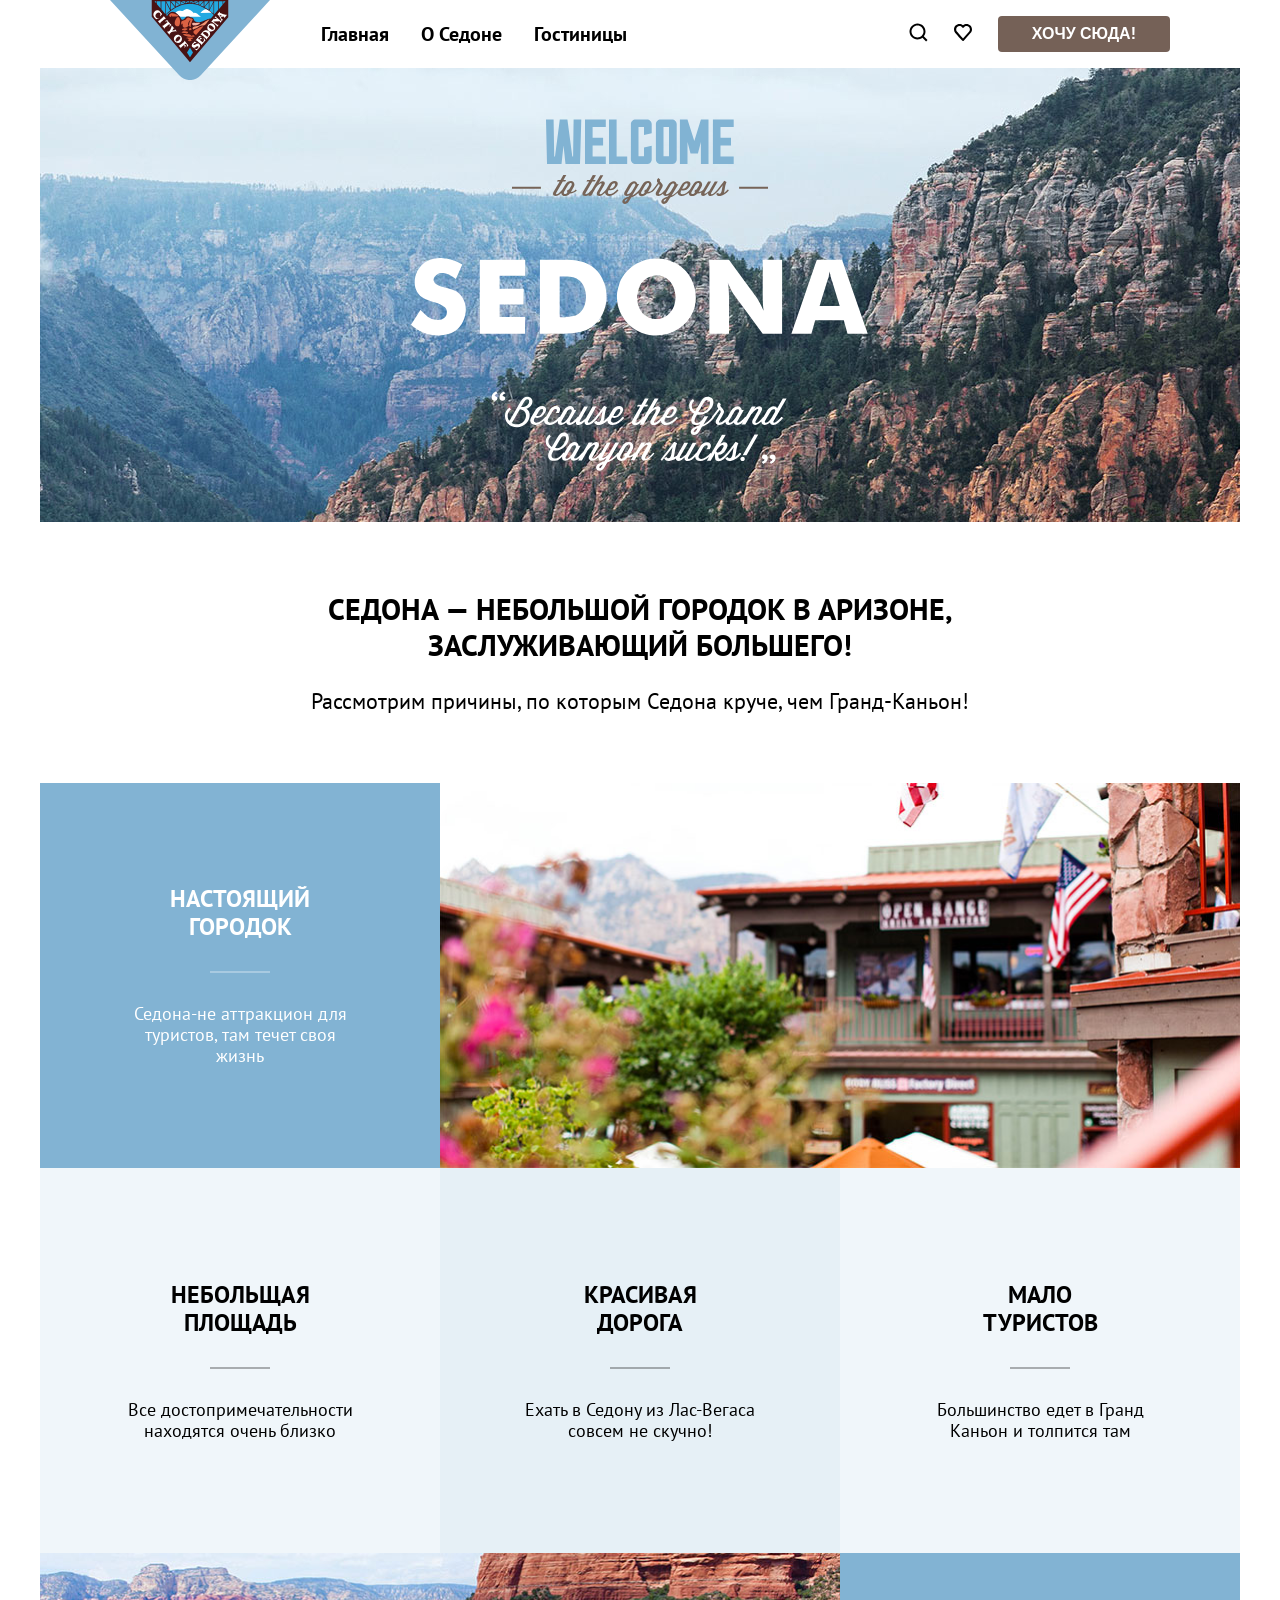
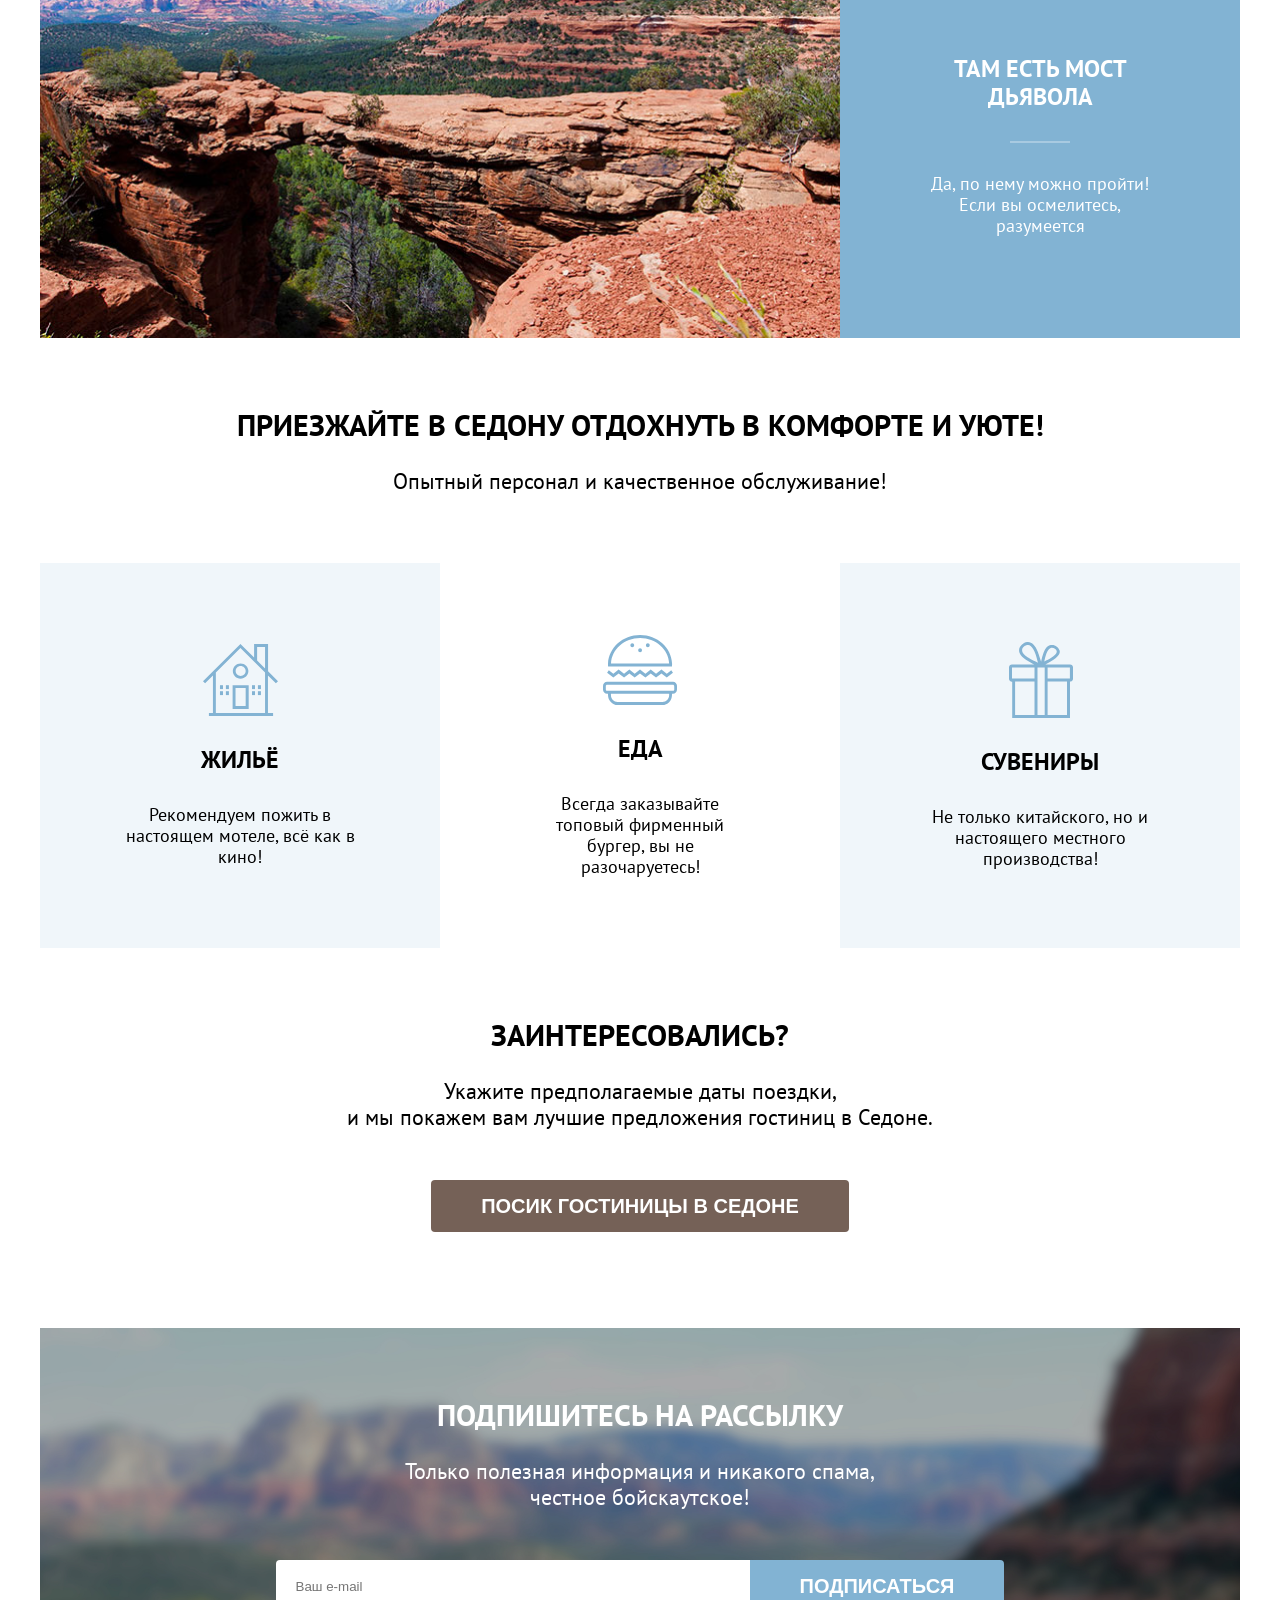
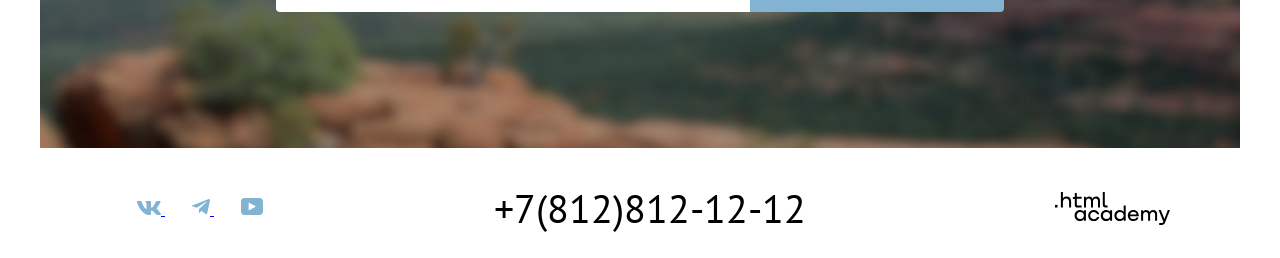
<file: index.html>
<!DOCTYPE html>
<html lang="ru">
  <head>
    <link rel="stylesheet" href="index.css">
    <meta charset="utf-8">
    <title>Седона</title>
  </head>
  <body>
  <div class="container">
    <nav class="navigation">
      <div class="header-logo-container">
      <a class="header-logo-link">
        <img class="header-logo" src="./img/logo.svg" alt="Логотип седоны">
      </a>
      </div>
          <ul class="navigation-link">
            <li><a href="index.html" class="navigation-link-more">Главная</a></li>
            <li><a href="about.html" class="navigation-link-more">О Седоне</a></li>
            <li><a href="catalog.html" class="navigation-link-more">Гостиницы</a></li>
          </ul>
          <ul class="navigation-items">
            <li><a href="#"><img src="./img/search.svg" alt="Поиск" class="navigation-items-more"></a></li>
            <li><a href="#"><img src="./img/heart.svg" alt="Избранное" class="navigation-items-more"></a></li>
            <li><button type="button" class="want-here">Хочу сюда!</button></li>
          </ul>
    </nav>
  <main class="main-inner">
    <div class="main-top-img">
      <img src="./img/welcome.svg" class="top-image" alt="welcome">
    </div>
    <section>
      <div class="section-list">
        <h2 class="slogan-position slogan-style">Седона — небольшой городок в Аризоне,<br>заслуживающий большего!</h2>
        <p class="bottom-text-style bottom-text-position bottom-text-padding-max">Рассмотрим причины, по которым Седона круче, чем Гранд-Каньон!</p>
      </div>
    </section>
  <div class="content">
    <section class="lead-top">
      <div class="card-position card-color-xl">
          <h2 class="title-position-xl title-color">Настоящий городок</h2>
          <p class="subtitle-position subtitle-color">Седона-не аттракцион для туристов, там течет своя жизнь</p>
      </div>
        <img src="./img/photo-1.png" alt="Улочка Седоны" class="img-sedona">
    </section>
    <section class="lead-middle">
      <div class="card-position card-color-sides">
        <h2 class="title-position-xl">Небольщая площадь</h2>
        <p class="subtitle-position">Все достопримечательности находятся очень близко</p>
      </div>
      <div class="card-position card-color-middle">
        <h2 class="title-position-xl">Красивая дорога</h2>
        <p class="subtitle-position">Ехать в Седону из Лас-Вегаса совсем не скучно!</p>
      </div>
      <div class="card-position card-color-sides">
        <h2 class="title-position-xl">Мало туристов</h2>
        <p class="subtitle-position"> Большинство едет в Гранд Каньон и толпится там</p>
      </div>
    </section>
    <section class="lead-bottom">
      <div class="card-position card-color-xl">
        <h2 class="title-position-xl title-color">Там есть мост дьявола</h2>
        <p class="subtitle-position subtitle-color">Да, по нему можно пройти! Если вы осмелитесь, разумеется</p>
      </div>
        <img src="./img/photo-2.png" alt="Тот самый, мост дьявола" class="img-sedona">
    </section>
  </div>
    <section>
      <div class="section-list">
        <h2 class="slogan-position slogan-style">Приезжайте в Седону отдохнуть в комфорте и уюте!</h2>
        <p class="bottom-text-style bottom-text-position bottom-text-padding-max">Опытный персонал и качественное обслуживание!</p>
      </div>
    </section>
    <section class="lead-middle">
      <div class="card-position card-color-sides">
        <img src="./img/motel.svg" alt="Мотели в Седоне" class="img-lead-middle">
        <h2 class="title-position-none-after">Жильё</h2>
        <p class="subtitle-position">Рекомендуем пожить в настоящем мотеле, всё как в кино!</p>
      </div>
      <div class="card-position">
        <img src="./img/food.svg" alt="Еда" class="img-lead-middle">
        <h2 class="title-position-none-after">Еда</h2>
        <p class="subtitle-position">Всегда заказывайте топовый фирменный бургер, вы не разочаруетесь!</p>
      </div>
      <div class="card-position card-color-sides">
        <img src="./img/souvenirs.svg" alt="Сувениры" class="img-lead-middle">
        <h2 class="title-position-none-after">Сувениры</h2>
        <p class="subtitle-position">Не только китайского, но и настоящего местного производства!</p>
      </div>
    </section>
    <section class="search-hotel">
      <div class="search-hotel-footer">
        <h2 class="slogan-position slogan-style">Заинтересовались?</h2>
        <p class="bottom-text-style bottom-text-position bottom-text-padding-min">Укажите предполагаемые даты поездки,<br> и мы покажем вам лучшие предложения гостиниц в Седоне.</p>
        <button href="#" class="button-search">Посик гостиницы в Седоне</button>
      </div>
    </section>
  </main>
  <footer>
    <section class="footer-list">
      <div class="footer-subscribe">
        <h2 class="slogan-position slogan-style slogan-color">Подпишитесь на рассылку</h2>
        <p class="bottom-text-style bottom-text-position bottom-text-padding-min bottom-text-color">Только полезная информация и никакого спама, <br> честное бойскаутское!</p>
      <div class="email-input">
        <input type="email" placeholder="Ваш e-mail" class="email">
        <button type="button" class="button-email">Подписаться</button>
      </div>
      </div>
    </section>
      <div class="footer-row">
        <img src="./img/html-logo.svg" alt="html academy" class="logo-html">
        <a href="tel:+7(812)812-12-12" class="number">+7(812)812-12-12</a>
      <div class="social-group">
        <a href="#" class="social-item">
          <svg width="24" height="14" viewBox="0 0 24 14" xmlns="http://www.w3.org/2000/svg">
          <path clip-rule="evenodd" d="M23.45 0.948C23.616 0.402 23.45 0 22.655 0H20.03C19.362 0 19.054 0.347 18.887 0.73C18.887 0.73 17.552 3.926 15.661 6.002C15.049 6.604 14.771 6.795 14.437 6.795C14.27 6.795 14.019 6.604 14.019 6.057V0.948C14.019 0.292 13.835 0 13.279 0H9.151C8.734 0 8.483 0.304 8.483 0.593C8.483 1.214 9.429 1.358 9.526 3.106V6.904C9.526 7.737 9.373 7.888 9.039 7.888C8.149 7.888 5.984 4.677 4.699 1.003C4.45 0.288 4.198 0 3.527 0H0.9C0.15 0 0 0.347 0 0.73C0 1.412 0.89 4.8 4.145 9.281C6.315 12.341 9.37 14 12.153 14C13.822 14 14.028 13.632 14.028 12.997V10.684C14.028 9.947 14.186 9.8 14.715 9.8C15.105 9.8 15.772 9.992 17.33 11.467C19.11 13.216 19.403 14 20.405 14H23.03C23.78 14 24.156 13.632 23.94 12.904C23.702 12.18 22.852 11.129 21.725 9.882C21.113 9.172 20.195 8.407 19.916 8.024C19.527 7.533 19.638 7.314 19.916 6.877C19.916 6.877 23.116 2.451 23.449 0.948H23.45Z"/>
          </svg>
        </a>
        <a href="#" class="social-item">
          <svg width="18" height="16" viewBox="0 0 18 16" xmlns="http://www.w3.org/2000/svg">
          <path d="M16.785 0.0992597L0.840489 6.24776C-0.247661 6.68481 -0.241365 7.29184 0.640845 7.56253L4.73445 8.83953L14.2058 2.8637C14.6537 2.59121 15.0629 2.7378 14.7265 3.03636L7.05283 9.96185H7.05103L7.05283 9.96275L6.77045 14.1823C7.18413 14.1823 7.36669 13.9925 7.59871 13.7686L9.58705 11.8351L13.7229 14.89C14.4855 15.31 15.0332 15.0941 15.2229 14.1841L17.9379 1.38885C18.2158 0.274623 17.5126 -0.229883 16.785 0.0992597Z"/>
          </svg>
        </a>
        <a href="#" class="social-item">
          <svg width="22" height="17" viewBox="0 0 22 17" xmlns="http://www.w3.org/2000/svg">
          <path d="M18.607 0H3.17413C1.31343 0 0 1.59375 0 3.4V13.4937C0 15.4062 1.31343 17 3.17413 17H18.8259C20.4677 17 22 15.4062 22 13.6V3.4C21.7811 1.59375 20.4677 0 18.607 0ZM7.66169 12.5375V4.4625L14.995 8.5L7.66169 12.5375Z"/>
          </svg>
        </a>
      </div>
      </div>
  </footer>
      <div class="modal-container modal-container-close">
        <div class="modal modal-auth">
          <button class="modal-close-button"></button>
          <div class="modal-content">
            <h2 class="modal-title">Поиск гостиницы в Седоне</h2>
          </div>
          <div class="date-plan">
            <p class="text-modal">Дата Заезда <input type="date" class="date-input"></p>
            <p class="text-modal">Дата Выезда <input type="date" class="date-input"></p>
          </div>
          <div class="person">
            <p class="text-person">Взрослые:</p>
            <input type="number" class="number-person">
            <p class="text-person">Дети:</p>
            <input type="number" class="number-person">
          </div>
          <div class="button-find">
            <button class="find">Найти</button>
          </div>
        </div>
      </div>
  </div>
  </body>
</html>
</file>
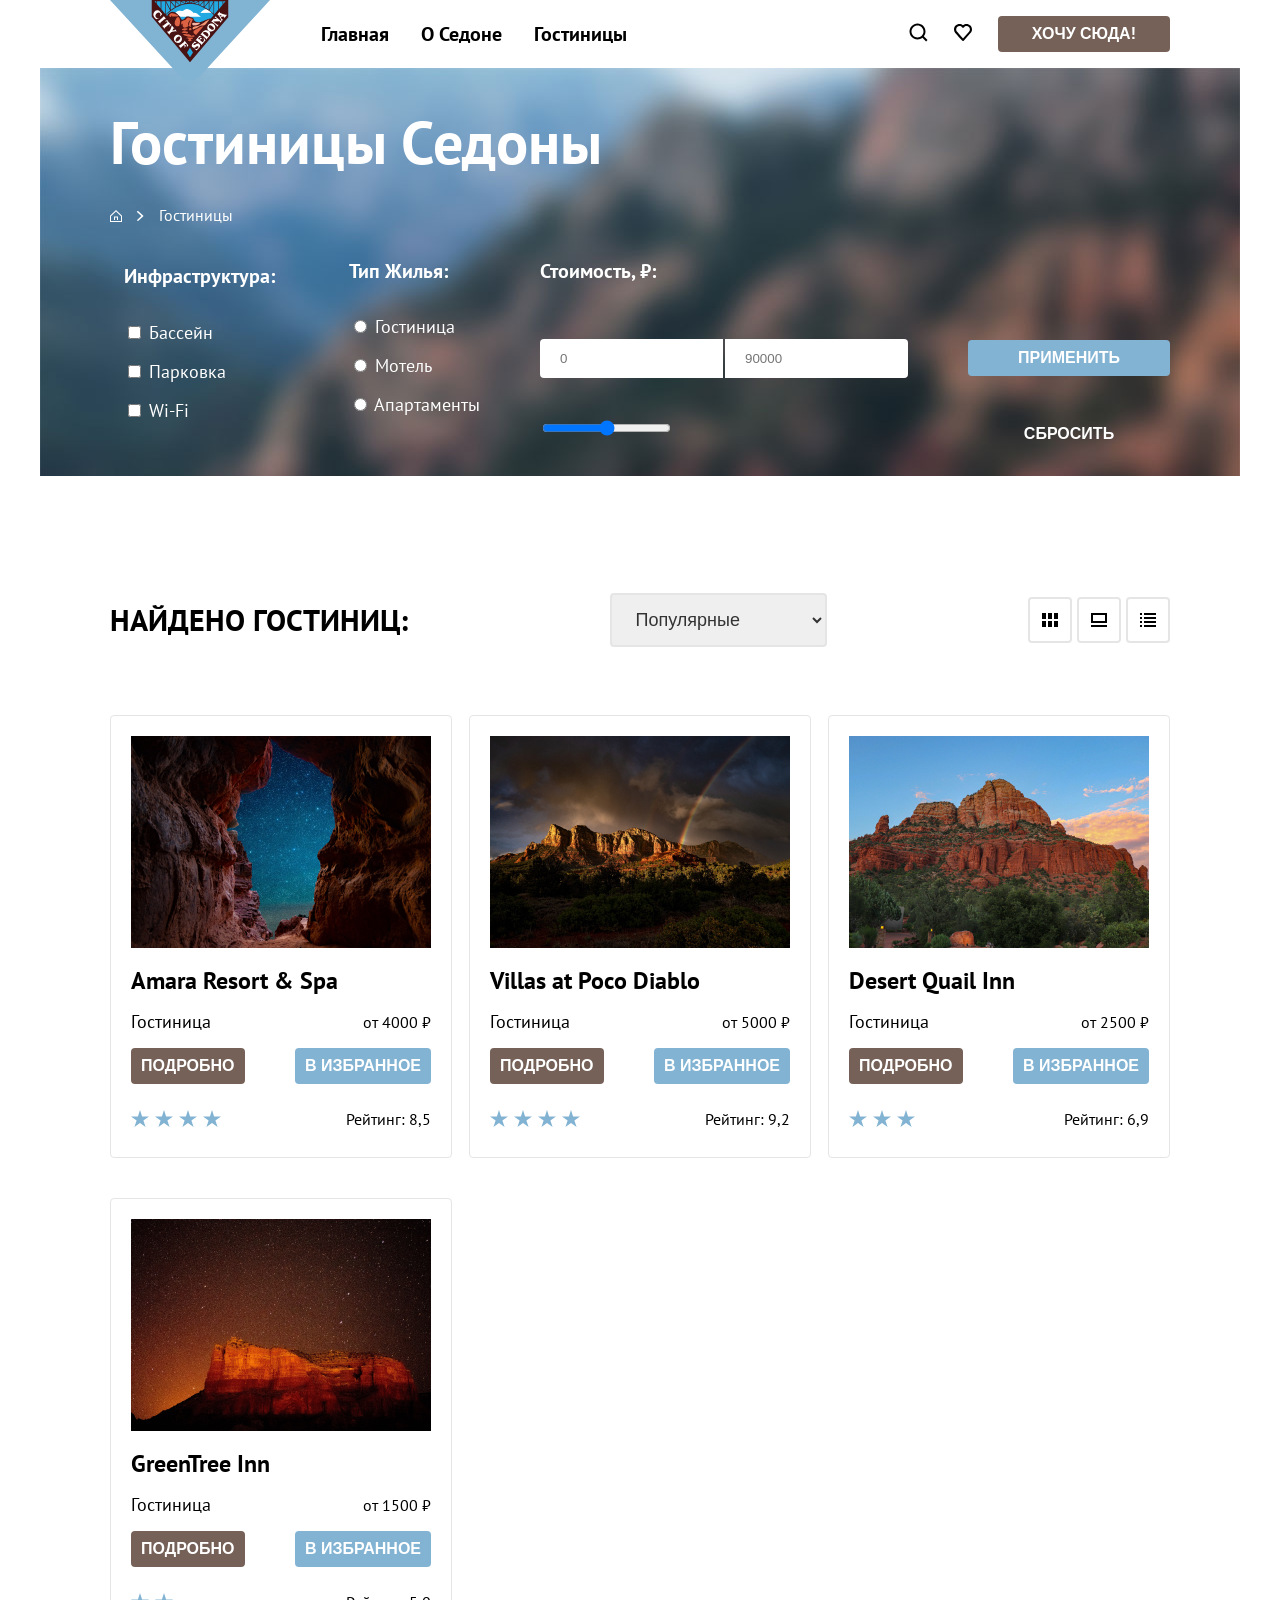
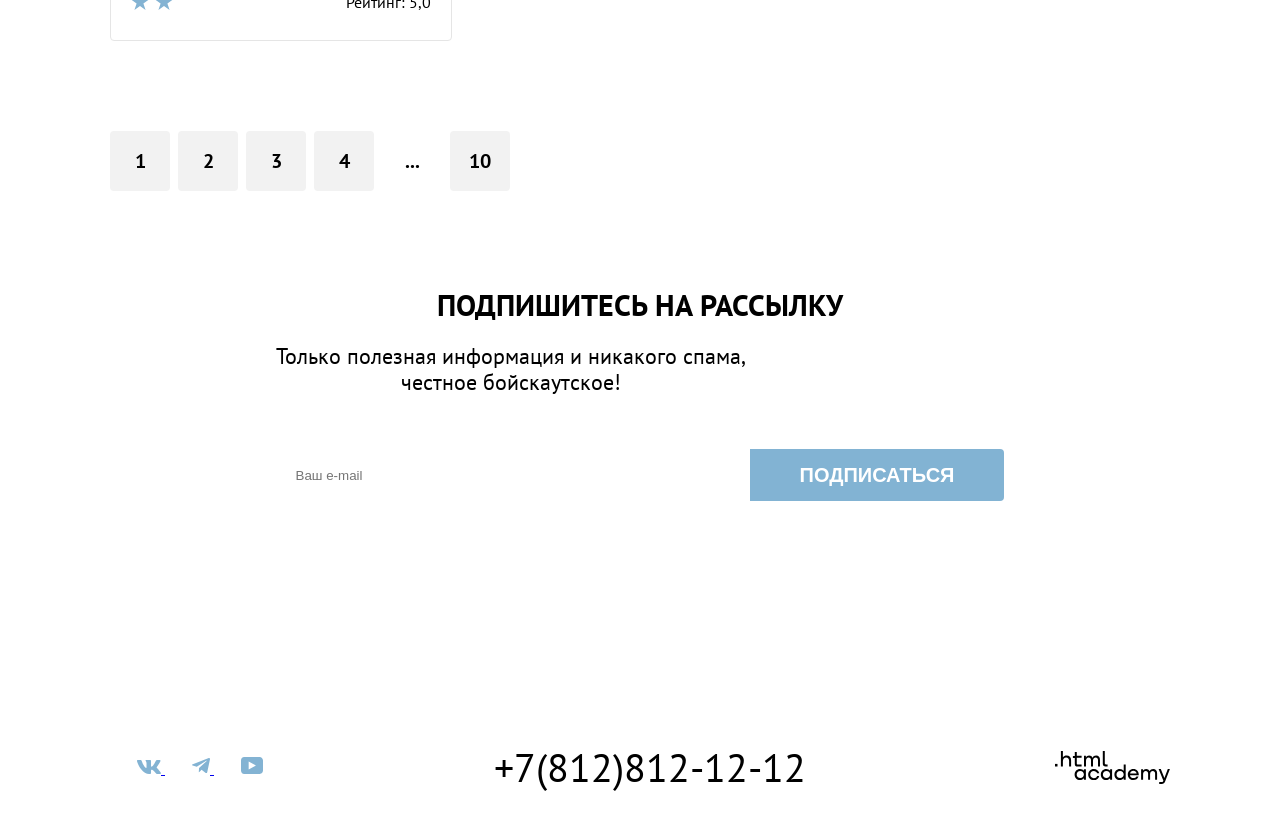
<file: catalog.html>
<!DOCTYPE html>
<html lang="ru">
  <head>
    <link rel="stylesheet" href="catalog.css">
    <meta charset="utf-8">
    <title>Седона</title>
  </head>
  <body>
  <div class="container">
    <nav class="navigation">
      <div class="header-logo-container">
      <a class="header-logo-link">
        <img class="header-logo" src="./img/logo.svg" alt="Логотип седоны">
      </a>
      </div>
          <ul class="navigation-link">
            <li><a href="index.html" class="navigation-link-more">Главная</a></li>
            <li><a href="about.html" class="navigation-link-more">О Седоне</a></li>
            <li><a href="catalog.html" class="navigation-link-more">Гостиницы</a></li>
          </ul>
          <ul class="navigation-items">
            <li><a href="#"><img src="./img/search.svg" alt="Поиск" class="navigation-items-more"></a></li>
            <li><a href="#"><img src="./img/heart.svg" alt="Избранное" class="navigation-items-more"></a></li>
            <li><button type="button" class="want-here">Хочу сюда!</button></li>
          </ul>
    </nav>
<main>
  <section class="features-list">
    <nav class="breadcrumb">
      <h2 class="title-xl">Гостиницы Седоны</h2>
    <div class="back-home">
      <a href="index.html"><img src=".\img\back-home.svg" alt="Домой" class="back-home-element"></a>
      <img src=".\img\breadcrumbs.svg" alt="Вернуться обратно" class="back-home-element">
      <p class="back-home-text">Гостиницы</p>
    </div>
    </nav>
  <section class="filters">
    <fieldset class="infrastructure">
      <h2 class="title-filters">Инфраструктура:</h2>
      <form>
        <label class="filters-item">
          <input type="checkbox"> Бассейн
        </label>
      </form>
      <form>
        <label class="filters-item">
          <input type="checkbox"> Парковка
        </label>
      </form>
      <form>
        <label class="filters-item">
          <input type="checkbox"> Wi-Fi
        </label>
      </form>
    </fieldset>
        <section class="list-house">
          <h2 class="title-filters">Тип Жилья:</h2>
              <label class="filters-item">
                <input type="radio" name="house"> Гостиница
              </label>
              <label class="filters-item">
                <input type="radio" name="house"> Мотель
              </label>
              <label class="filters-item">
                <input type="radio" name="house"> Апартаменты
            </label>
        </section>
        <section class="list-cost">
          <h2 class="title-filters">Стоимость, ₽:</h2>
            <div class="price">
                <label>
                    <input type="number" placeholder="0" class="price-from">
                </label>
                <label>
                    <input type="number" placeholder="90000" class="price-before">
                </label>
            </div>
            <label>
                <input type="range" class="range">
            </label>
        </section>
        <section class="apply-reset">
            <label>
                <button type="submit" class="apply">Применить</button>
            </label>
            <label>
                <button type="reset" class="reset">Сбросить</button>
            </label>
        </section>
  </section>
  </section>
    <section class="selection">
      <p class="text">Найдено гостиниц:</p>
      <select class="rating">
        <option>Популярные</option>
        <option>Сначала дешевле</option>
        <option>Сначала дороже</option>
      </select>
    <span class="controls-list">
      <img src="./img/4-icons.svg" alt="4 элемента" class="controls">
      <img src="./img/1-icon.svg" alt="1 элемент" class="controls">
      <img src="./img/list.svg" alt="Упорядоченный список" class="controls">
    </span>
    </section>
      <section class="card-hotel">
        <div class="hotel-section">
          <img src="./img/amara resort.jpg" alt="Фото гостиницы Amara Resort & Spa">
          <h2 class="title-hotel-xl">Amara Resort & Spa</h2>
        <span class="additions">
          <p class="subtitle-type-hotel">Гостиница</p>
          <p>от 4000 ₽</p>
        </span>
        <span class="additions">
          <a href="#"><button type="button" class="style-button detail">Подробно</button></a>
          <button type="button" class="style-button favourites">В избранное</button>
        </span>
        <span class="additions">
          <img src="./img/4-stars.svg">
          <p>Рейтинг: 8,5</p>
        </span>
        </div>
        <div class="hotel-section">
          <img src="./img/villas.jpg" alt="Фото гостиницы Villas at Poco Diablo">
          <h2 class="title-hotel-xl">Villas at Poco Diablo</h2>
        <span class="additions">
          <p class="subtitle-type-hotel">Гостиница</p>
          <p>от 5000 ₽</p>
        </span>
        <span class="additions">
          <a href="#"><button type="button" class="style-button detail">Подробно</button></a>
          <button type="button" class="style-button favourites">В избранное</button>
        </span>
        <span class="additions">
          <img src="./img/4-stars.svg">
          <p>Рейтинг: 9,2</p>
        </span>
        </div>
        <div class="hotel-section">
          <img src="./img/desert.jpg" alt="Фото гостиницы Desert Quail Inn">
          <h2 class="title-hotel-xl">Desert Quail Inn</h2>
        <span class="additions">
          <p class="subtitle-type-hotel">Гостиница</p>
          <p>от 2500 ₽</p>
        </span>
        <span class="additions">
          <a href="#"><button type="button" class="style-button detail">Подробно</button></a>
          <button type="button" class="style-button favourites">В избранное</button>
        </span>
        <span class="additions">
          <img src="./img/3-stars.svg">
          <p>Рейтинг: 6,9</p>
        </span>
        </div>
        <div class="hotel-section">
          <img src="./img/greentree.jpg" alt="Фото гостиницы GreenTree Inn">
          <h2 class="title-hotel-xl">GreenTree Inn</h2>
        <span class="additions">
          <p class="subtitle-type-hotel">Гостиница</p>
          <p>от 1500 ₽</p>
        </span>
        <span class="additions">
          <a href="#"><button type="button" class="style-button detail">Подробно</button></a>
          <button type="button" class="style-button favourites">В избранное</button>
        </span>
        <span class="additions">
          <img src="./img/2-stars.svg">
          <p>Рейтинг: 5,0</p>
        </span>
      </div>
  </section>
        <ul class="number-pages">
          <li><a href="#" class="page">1</a></li>
          <li><a href="#" class="page">2</a></li>
          <li><a href="#" class="page">3</a></li>
          <li><a href="#" class="page">4</a></li>
          <li><a href="#" class="page-continuation">...</a></li>
          <li><a href="#" class="page">10</a></li>
        </ul>
    </main>
<footer>
    <section class="footer-list">
      <div class="footer-subscribe">
        <h2 class="slogan-position slogan-style slogan-color">Подпишитесь на рассылку</h2>
        <p class="bottom-text-style bottom-text-position">Только полезная информация и никакого спама, <br> честное бойскаутское!</p>
      <div class="email-input">
        <input type="email" placeholder="Ваш e-mail" class="email">
        <button type="button" class="button-email">Подписаться</button>
      </div>
      </div>
    </section>
      <div class="footer-row">
        <img src="./img/html-logo.svg" alt="html academy" class="logo-html">
        <a href="tel:+7(812)812-12-12" class="number">+7(812)812-12-12</a>
      <div class="social-group">
        <a href="#" class="social-item">
          <svg width="24" height="14" viewBox="0 0 24 14" xmlns="http://www.w3.org/2000/svg">
          <path clip-rule="evenodd" d="M23.45 0.948C23.616 0.402 23.45 0 22.655 0H20.03C19.362 0 19.054 0.347 18.887 0.73C18.887 0.73 17.552 3.926 15.661 6.002C15.049 6.604 14.771 6.795 14.437 6.795C14.27 6.795 14.019 6.604 14.019 6.057V0.948C14.019 0.292 13.835 0 13.279 0H9.151C8.734 0 8.483 0.304 8.483 0.593C8.483 1.214 9.429 1.358 9.526 3.106V6.904C9.526 7.737 9.373 7.888 9.039 7.888C8.149 7.888 5.984 4.677 4.699 1.003C4.45 0.288 4.198 0 3.527 0H0.9C0.15 0 0 0.347 0 0.73C0 1.412 0.89 4.8 4.145 9.281C6.315 12.341 9.37 14 12.153 14C13.822 14 14.028 13.632 14.028 12.997V10.684C14.028 9.947 14.186 9.8 14.715 9.8C15.105 9.8 15.772 9.992 17.33 11.467C19.11 13.216 19.403 14 20.405 14H23.03C23.78 14 24.156 13.632 23.94 12.904C23.702 12.18 22.852 11.129 21.725 9.882C21.113 9.172 20.195 8.407 19.916 8.024C19.527 7.533 19.638 7.314 19.916 6.877C19.916 6.877 23.116 2.451 23.449 0.948H23.45Z"/>
          </svg>
        </a>
        <a href="#" class="social-item">
          <svg width="18" height="16" viewBox="0 0 18 16" xmlns="http://www.w3.org/2000/svg">
          <path d="M16.785 0.0992597L0.840489 6.24776C-0.247661 6.68481 -0.241365 7.29184 0.640845 7.56253L4.73445 8.83953L14.2058 2.8637C14.6537 2.59121 15.0629 2.7378 14.7265 3.03636L7.05283 9.96185H7.05103L7.05283 9.96275L6.77045 14.1823C7.18413 14.1823 7.36669 13.9925 7.59871 13.7686L9.58705 11.8351L13.7229 14.89C14.4855 15.31 15.0332 15.0941 15.2229 14.1841L17.9379 1.38885C18.2158 0.274623 17.5126 -0.229883 16.785 0.0992597Z"/>
          </svg>
        </a>
        <a href="#" class="social-item">
          <svg width="22" height="17" viewBox="0 0 22 17" xmlns="http://www.w3.org/2000/svg">
          <path d="M18.607 0H3.17413C1.31343 0 0 1.59375 0 3.4V13.4937C0 15.4062 1.31343 17 3.17413 17H18.8259C20.4677 17 22 15.4062 22 13.6V3.4C21.7811 1.59375 20.4677 0 18.607 0ZM7.66169 12.5375V4.4625L14.995 8.5L7.66169 12.5375Z"/>
          </svg>
        </a>
      </div>
      </div>
  </footer>
  </div>
  </body>
</html>
</file>
<file: index.css>
@font-face {
    font-family: PT Sans;
    font-weight: 400;
    src: url('./fonts/ptsans-400.woff2');
}

@font-face {
    font-family: PT Sans;
    font-weight: 700;
    src: url('./fonts/ptsans-700.woff2');
}

body {
    margin: 0;
    padding: 0;
    width: 100%;
    height: auto;
}

.container {
    padding: 0;
    max-width: 1200px;
    margin: 0 auto;
    font-family: 'PT sans', system-ui, sans-serif;
}

.navigation {
    display: flex;
    flex-direction: row;
    justify-content: space-between;
}

.header-logo {
    margin-left: 70px;
    height: 80px;
    width: auto;
}

.header-logo-container {
  position: relative;
}

.header-logo-link {
  position: absolute;
  top: 0;
  left: 0;
}

.navigation-link {
    display: flex;
    flex-direction: row;
    list-style: none;
    justify-content: center;
    align-items: center;
}

.navigation-link-more {
    font-weight: 700;
    color: #000000;
    text-decoration: none;
    padding: 20px 16px;
    font-size: 20px;
    line-height: 24px;
    letter-spacing: 0%;
    border-bottom: 2px solid transparent;
}

.navigation-link-more:hover {
    border-bottom-color: #000000;
}

.navigation-items {
    list-style: none;
    display: flex;
    flex-direction: row;
    justify-content: center;
    align-items: center;
    margin-right: 70px;
}

.navigation-items-more {
    padding-right: 25px;
}

.want-here {
    border: none;
    background-color: #756157 ;
    color: #ffffff;
    padding: 8px 34px;
    border-radius: 4px;
    list-style: none;
    font-size: 16px;
    font-weight: 700;
    line-height: 20px;
    letter-spacing: 0%;
    text-transform: uppercase;
    cursor: pointer;
}

.want-here:hover {
    background-color: #615048;
}

.want-here:active {
    opacity: 0.8;
}

.main-top-img {
    display: flex;
    justify-content: center;
    align-items: stretch;
    background-image: url('./img/index-background.jpg');
    background-size: 100%;
    background-repeat: no-repeat;
    padding-top: 51px;
    padding-bottom: 51px;
}

.top-image {
    width: auto;
    height: auto;
}

.section-list {
    display: flex;
    flex-direction: column;
    justify-content: center;
    align-items: center;
}

.slogan-style {
    display: flex;
    justify-content: center;
    align-items: center;
    text-align: center;
    text-transform: uppercase;
    font-weight: 700;
    font-size: 30px;
    line-height: 36px;
    color: #000000;
}

.slogan-position {
    display: flex;
    justify-content: center;
    align-items: center;
    padding-top: 69px;
    margin: 0;
}

.slogan-color {
    color: #ffffff;
}

.bottom-text-style {
    font-weight: 400;
    font-size: 22px;
    line-height: 26px;
    letter-spacing: 0%;
}

.bottom-text-position {
   display: flex;
   justify-content: center;
   align-items: center;
   width: auto;
   margin: 0;
   padding-top: 25px;
}

.bottom-text-padding-max {
    padding-bottom: 69px;
}

.bottom-text-padding-min {
    padding-bottom: 50px;
}

.bottom-text-color {
    color: #ffffff;
}

.content {
    display: flex;
    flex-direction: column;
    align-items: stretch;
    justify-content: stretch;
    width: 100%;
    height: auto;
}

.lead-top {
    display: flex;
    flex-direction: row;
    width: 100%;
    height: auto;
}

.lead-bottom {
    display: flex;
    flex-direction: row-reverse;
    width: 100%;
    height: auto;
}

.lead-middle {
    display: flex;
    flex-direction: row;
    width: 100%;
}

.title-position-xl {
    max-width: 175px;
    font-weight: 700;
    font-size: 24px;
    line-height: 28px;
    text-align: center;
    text-transform: uppercase;
    margin: 0;
}

.title-position-none-after {
    max-width: 175px;
    font-weight: 700;
    font-size: 24px;
    line-height: 28px;
    text-align: center;
    text-transform: uppercase;
    margin: 0;
}

.img-lead-middle {
    padding-bottom: 30px;
}

.title-color{
    color: #ffffff;
}

.title-position-xl::after {
    content: "";
    display: block;
    width: auto;
    max-width: 60px;
    border-bottom: 2px solid #0000004D;
    margin: 30px auto 0;
}

.title-color::after {
    content: "";
    display: block;
    width: auto;
    max-width: 60px;
    border-bottom: 2px solid #FFFFFF4D;
    margin: 30px auto 0;
}

.subtitle-position {
    padding-left: 85px;
    padding-right: 85px;
    padding-top: 30px;
    font-weight: 400;
    font-size: 18px;
    line-height: 21px;
    letter-spacing: 0%;
    text-align: center;
    margin: 0;
}

.subtitle-color {
    color: #ffffff;
}

.card-position {
    display: flex;
    flex-direction: column;
    justify-content: center;
    align-items: center;
    width: auto;
    flex: 1 1 50%;
    min-height: 385px;
}

.card-color-xl {
    background-color: #82B3D3;
}

.card-color-sides {
    background-color: #F0F6FA;
}

.card-color-middle {
    background-color: #E6F0F6;
}

.img-sedona {
    flex: 1 1 50%;
    width: 100%;
    height: auto;
    object-fit: cover;
    display: block;
}

.search-hotel {
    display: flex;
    flex-direction: column;
    justify-content: center;
    align-items: center;
}

.search-hotel-footer {
    text-align: center;
}

.button-search {
    background-color: #756157;
    padding: 8px 50px;
    color: white;
    border-radius: 4px;
    text-decoration: none;
    font-weight: 700;
    font-size: 20px;
    line-height: 36px;
    border: none;
    text-transform: uppercase;
    cursor: pointer;
}

.button-search:hover {
    background-color: #615048;
}

.button-search:active{
    opacity: 0.8;
}

.footer-list {
   display: flex;
   justify-content: center;
   text-align: center;
   background-image: url('./img/subscribe-backgroundimg.jpg');
   background-size: 100%;
   background-repeat: no-repeat;
   height: 420px;
   margin-top: 96px;
}

.bottom-text-footer {
    font-weight: 400;
    font-size: 22px;
    line-height: 26px;
    letter-spacing: 0%;
    width: 500px;
    color: #ffffff;
    margin-top: 20px;
    margin-bottom: 54px;
    margin-left: 170px;
    margin-right: 170px;
}

.email {
    width: 452px;
    border-radius: 4px 0 0 4px;
    border: none;
    height: 50px;
    padding-left: 20px;
}

.button-email {
    background-color: #82B3D3;
    color: #ffffff;
    padding: 8px 50px;
    font-size: 20px;
    font-weight: 700;
    line-height: 36px;
    border-radius: 0 4px 4px 0;
    border: none;
    height: 52px;
    text-transform: uppercase;
    cursor: pointer;
}

.button-email:hover {
    background-color: #68A2CA;
}

.button-email:active {
    opacity: 0.8;
}

.email-input {
    display: flex;
    flex-direction: row;
    justify-content: center;
    align-items: center;
    gap: none;
}

.footer-row {
    display: flex;
    flex-direction: row-reverse;
    justify-content: space-between;
    align-items: center;
    margin-left: 70px;
    margin-right: 70px;
    margin-top: 40px;
    margin-bottom: 30px;
}

.logo-html:hover {                    /*предполагаю, что оно не работает*/
    color: #756157;
}

.logo-html:active {
    opacity: 0.5;
}

.number {
    color: #000000;
    text-decoration: none;
    width: 331px;
    height: 40px;
    font-weight: 400;
    font-size: 40px;
    line-height: 40px;
}

.number:hover {
    color: #756157;
}

.number:active {
    opacity: 0.5;
}

.social-item {
    padding-left: 27px;
    fill: #83B3D3;
}

.social-item:hover {
    color: #68A2CA;
}

.social-item:active {
    opacity: 0.5;
}

.modal-container {
    position: fixed;
    top: 0;
    left: 0;
    display: flex;
    width: 100%;
    height: 100%;
    background-color: #F2F2F2CC;
}

.modal {
    position: relative;
    margin: auto;
    padding: 64px 70px;
    border-radius: 30px;
    background-color: #ffffff;
}

.modal-auth {
    width: 717px;
    height: 576px;
}

.modal-close-button {
    position: absolute;
    top: 85px;
    padding: 0;
    right: 52px;
    width: 52px;
    height: 52px;
    border-radius: 30px;
    background-color: #F2F2F2;
    border: none;
    background-image: url('./img/cross.svg');
    background-repeat: no-repeat;
    background-position: center;
    cursor: pointer;
}

.modal-close-button:hover {
    background-color: #E5E5E5;
}

.modal-close-button:active {
    opacity: 0.5;
}

.modal-title {
    font-weight: 700;
    font-size: 30px;
    text-transform: uppercase;
    line-height: 36px;
    padding-bottom: 64px;
}

.text-modal {
    display: flex;
    justify-content: space-between;
    align-items: center;
    font-weight: 700;
    font-size: 20px;
    line-height: 24px;
    padding-bottom: 40px;
}

.date-input {
    border: none;
    border-radius: 4px;
    padding: 12px 20px;
    background-color: #F2F2F2;
    width: 550px;
    font-size: 18px;
    font-weight: 700;
}

.date-input:hover {
    background-color: #E5E5E5;
}

.person {
    display: flex;

}

.text-person {
    font-weight: 700;
    font-size: 20px;
    line-height: 24px;
    padding-right: 46px;
}

.number-person {
    border: none;
    background-color: #F2F2F2;
    text-align: center;
    border-radius: 4px;
    font-weight: 700;
    font-size: 18px;
}

.number-person:hover{
    background-color: #E5E5E5;
}

.button-find {
    display: flex;
    justify-content: center;
    align-items: center;
    padding-top: 48px;
}

.find {
    text-align: center;
    background-color: #83B3D3;
    padding: 18px 77px;
    border: none;
    border-radius: 4px;
    color: #ffffff;
    font-weight: 700;
    font-size: 20px;
    width: 717px;
}

.find:hover {
    background-color: #68A2CA;
}

.find:active {
    opacity: 0.7;
}

.modal-container-close {
    display: none;
}
</file>
<file: catalog.css>
@font-face {
    font-family: PT Sans;
    font-weight: 400;
    src: url('./fonts/ptsans-400.woff2');
}

@font-face {
    font-family: PT Sans;
    font-weight: 700;
    src: url('./fonts/ptsans-700.woff2');
}

body {
    margin: 0;
    padding: 0;
    width: 100%;
    height: auto;
}

.container {
    padding: 0;
    max-width: 1200px;
    margin: 0 auto;
    font-family: 'PT sans', system-ui, sans-serif;
}

.navigation {
    display: flex;
    flex-direction: row;
    justify-content: space-between;
}

.header-logo {
    margin-left: 70px;
    height: 80px;
    width: auto;
}

.header-logo-container {
  position: relative;
}

.header-logo-link {
  position: absolute;
  top: 0;
  left: 0;
}

.navigation-link {
    display: flex;
    flex-direction: row;
    list-style: none;
    justify-content: center;
    align-items: center;
}

.navigation-link-more {
    font-weight: 700;
    color: #000000;
    text-decoration: none;
    padding: 20px 16px;
    font-size: 20px;
    line-height: 24px;
    letter-spacing: 0%;
    border-bottom: 2px solid transparent;
}

.navigation-link-more:hover {
    border-bottom-color: #000000;
}

.navigation-items {
    list-style: none;
    display: flex;
    flex-direction: row;
    justify-content: center;
    align-items: center;
    margin-right: 70px;
}

.navigation-items-more {
    padding-right: 25px;
}

.want-here {
    border: none;
    background-color: #756157 ;
    color: #ffffff;
    padding: 8px 34px;
    border-radius: 4px;
    list-style: none;
    font-size: 16px;
    font-weight: 700;
    line-height: 20px;
    letter-spacing: 0%;
    text-transform: uppercase;
    cursor: pointer;
}

.want-here:hover {
    background-color: #615048;
}

.want-here:active {
    opacity: 0.8;
}

.features-list {
    background-image: url('./img/catalog-background.jpg');
    background-size: 100%;
    background-repeat: no-repeat;
    padding: 0;
    margin: 0;
}

.title-xl {
    font-size: 60px;
    color: #ffffff;
    font-weight: 700;
    line-height: 78px;
    padding-left: 70px;
    padding-top: 35px;
    margin: 0;
}

.back-home {
    display: flex;
    flex-direction: row;
    justify-content: flex-start;
    align-items: center;
    padding-left: 70px;
    padding-top: 8px;
}

.back-home-element {
    padding-right: 15px;
}

.back-home-text {
    font-size: 16px;
    font-weight: 400;
    line-height: 21px;
    color: #ffffff;
}

.back-home-text:hover {
    opacity: 0.7;
}

.back-home-text:active{
    opacity: 0.5;
}

.filters {
    display: flex;
    flex-direction: row;
    justify-content: space-between;
    padding-left: 70px;
    padding-right: 70px;
    padding-bottom: 70px;
}

.infrastructure {
    display: flex;
    flex-direction: column;
    border: none;
    gap: 16px;
}

.title-filters {
    color: #ffffff;
    font-weight: 700;
    font-size: 20px;
    line-height: 24px;
}

.list-house {
    display: flex;
    flex-direction: column;
    gap: 16px;
}

.list-cost {
    display: flex;
    flex-direction: column;
    gap: 40px;
}

.apply-reset {
    display: flex;
    flex-direction: column;
    justify-content: center;
    align-items: center;
    gap: 40px;
    padding-top: 98px;
}



.filters-item {
    color: #ffffff;
    font-weight: 400;
    font-size: 18px;
    line-height: 23px;
}

.filters-item:hover {
    opacity: 0.5;
}

.apply {
    border: none;
    color: #ffffff;
    background-color: #82B3D3;
    padding: 8px 50px;
    border-radius: 4px;
    font-size: 16px;
    font-weight: 700;
    line-height: 20px;
    text-transform: uppercase;
}

.apply:hover {
    background-color: #68A2CA;
}

.apply:active {
    opacity: 0.7;
}

.reset {
    border: none;
    color: #ffffff;
    background-color: transparent;
    padding: 8px 50px;
    border-radius: 4px;
    font-size: 16px;
    font-weight: 700;
    line-height: 20px;
    text-transform: uppercase;
}

.reset:hover{
    opacity: 0.7;
}

.reset:active {
    opacity: 0.2;
}

.price {
    display: flex;
    gap: 2px;
}

.price-from {
    border: none;
    padding: 12px 20px;
    border-radius: 4px 0 0 4px;
    width: auto;
    max-width: 143px;
}

.price-from:hover {
    filter: brightness(0.85);
}

.price-before {
    border: none;
    padding: 12px 20px;
    border-radius: 0 4px 4px 0;
    width: auto;
    max-width: 143px;
}

.price-before:hover {
    filter: brightness(0.85);
}


.card-hotel {
    display: flex;
    flex-direction: row;
    justify-content: space-between;
    flex-wrap: wrap;
    padding-left: 70px;
    padding-right: 70px;
    padding-top: 47px;
    gap: 15px;
    row-gap: 40px;
}

.hotel-section {
    border: 1px solid #E5E5E5;
    padding: 20px 20px;
    border-radius: 4px;
}

.hotel-section p {
    margin: 0;
}

.title-hotel-xl {
    font-weight: 700;
    font-size: 24px;
    line-height: 28px;
    margin: 0;
    padding-top: 15px;

}

.subtitle-type-hotel {
    font-weight: 400;
    font-size: 18px;
    line-height: 21px;
}

.style-button {
    padding: 8px 10px;
    border-radius: 4px;
    border: none;
    color: #ffffff;
    font-size: 16px;
    line-height: 20px;
    font-weight: 700;
    letter-spacing: 0%;
    text-transform: uppercase;
}

.detail {
    background-color: #756157;
}

.detail:hover {
    background-color: #615048;
}

.detail:active {
    opacity: 0.7;
}

.favourites {
    background-color: #82B3D3;
}

.favourites:hover {
    background-color: #68A2CA;
}

.favourites:active{
    opacity: 0.7;
}

.additions {
    display: flex;
    justify-content: space-between;
    align-items: center;
    gap: 10px;
    padding-top: 16px;
}

.selection {
    display: flex;
    justify-content: space-between;
    align-items: center;
    padding-left: 70px;
    padding-right: 70px;
    padding-top: 50px;
}

.text {
    font-size: 30px;
    font-weight: 700;
    line-height: 36px;
    letter-spacing: 0%;
    text-transform: uppercase;
    color: #000000;
}

.rating {
    padding: 14px 20px;
    border: 2px solid #E5E5E5;
    border-radius: 4px;
    color: #333333;
    font-weight: 400;
    font-size: 18px;
    line-height: 21px;
    letter-spacing: 0%;
    text-align: start;
}

.rating:hover {
    border: 2px solid #68A2CA;
}

.rating:active {
    opacity: 0.5;
}

.controls-list {
    display: flex;
    justify-content: end;
    gap: 5px;
}

.controls {
    padding: 14px 12px;
    border-radius: 4px;
    border: 2px solid #E5E5E5;
}

.controls:hover {
    border: 2px solid #000000;
}

.controls:active {
    border: 2px solid #000000;
}

.number-pages {
    display: flex;
    padding-left: 70px;
    padding-top: 90px;
    gap: 8px;
    list-style: none;
    margin: 0;
}

.page {
    display: flex;
    justify-content: center;
    align-items: center;
    width: 60px;
    height: 60px;
    background-color: #F2F2F2;
    border-radius: 4px;
    font-weight: 700;
    font-size: 20px;
    line-height: 36px;
    text-decoration: none;
    color: #000000;
}

.page:hover {
    color: #ffffff;
    background-color: #68A2CA;
}

.page:active {
    opacity: 0.7;
}

.page-continuation {
    display: flex;
    justify-content: center;
    align-items: center;
    width: 60px;
    height: 60px;
    background-color: none;
    border-radius: 4px;
    font-weight: 700;
    font-size: 20px;
    line-height: 36px;
    text-decoration: none;
    color: #000000;
}

.slogan-style {
    display: flex;
    justify-content: center;
    align-items: center;
    text-align: center;
    text-transform: uppercase;
    font-weight: 700;
    font-size: 30px;
    line-height: 36px;
    color: #000000;
    margin: 0;
}


/***.slogan-footer {
   padding-left: 398px;
   padding-right: 398px;
   padding-top: 96px;
   color: #000000;
}***/


.bottom-text-style {
    font-weight: 400;
    font-size: 22px;
    line-height: 26px;
    letter-spacing: 0%;
}

.bottom-text-position {
    display: flex;
    align-content: center;
    padding-top: 20px;
    padding-bottom: 54px;
    margin: 0;
}

.footer-list {
   display: flex;
   justify-content: center;
   text-align: center;
   background-size: 100%;
   background-repeat: no-repeat;
   height: 420px;
   margin-top: 96px;
}

.bottom-text-footer {
    font-weight: 400;
    font-size: 22px;
    line-height: 26px;
    letter-spacing: 0%;
    width: 500px;
    color: #000000;
    margin-top: 20px;
    margin-bottom: 54px;
    margin-left: 170px;
    margin-right: 170px;
}

.email {
    width: 452px;
    border-radius: 4px 0 0 4px;
    border: none;
    height: 50px;
    padding-left: 20px;
}

.button-email {
    background-color: #82B3D3;
    color: #ffffff;
    padding: 8px 50px;
    font-size: 20px;
    font-weight: 700;
    line-height: 36px;
    border-radius: 0 4px 4px 0;
    border: none;
    height: 52px;
    text-transform: uppercase;
    cursor: pointer;
}

.button-email:hover {
    background-color: #68A2CA;
}

.button-email:active {
    opacity: 0.8;
}

.email-input {
    display: flex;
    flex-direction: row;
    justify-content: center;
    align-items: center;
    gap: none;
}

.footer-row {
    display: flex;
    flex-direction: row-reverse;
    justify-content: space-between;
    align-items: center;
    margin-left: 70px;
    margin-right: 70px;
    margin-top: 40px;
    margin-bottom: 30px;
}

.logo-html:hover {                    /*предполагаю, что оно не работает*/
    color: #756157;
}

.logo-html:active {
    opacity: 0.5;
}

.number {
    color: #000000;
    text-decoration: none;
    width: 331px;
    height: 40px;
    font-weight: 400;
    font-size: 40px;
    line-height: 40px;
}

.number:hover {
    color: #756157;
}

.number:active {
    opacity: 0.5;
}

.social-item {
    padding-left: 27px;
    fill: #83B3D3;
}

.social-item:hover {
    color: #68A2CA;
}

.social-item:active {
    opacity: 0.5;
}
</file>
